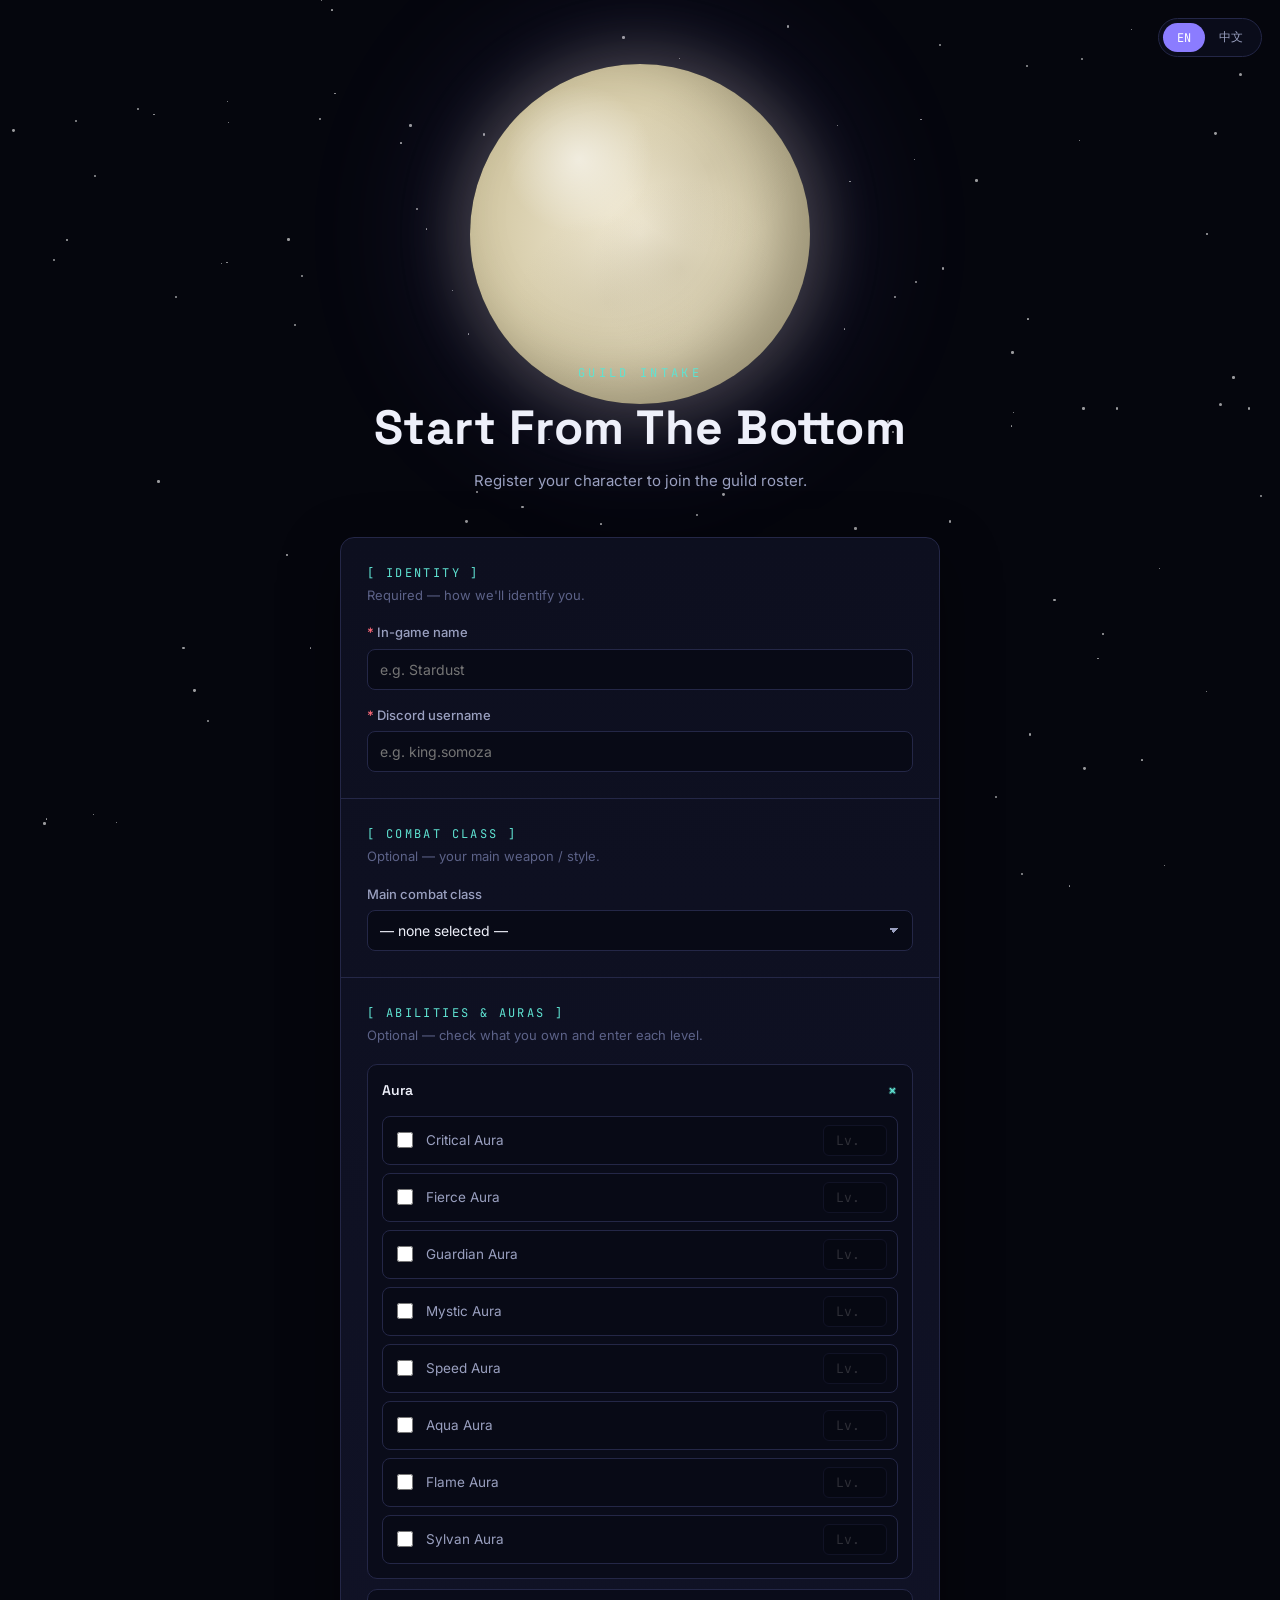
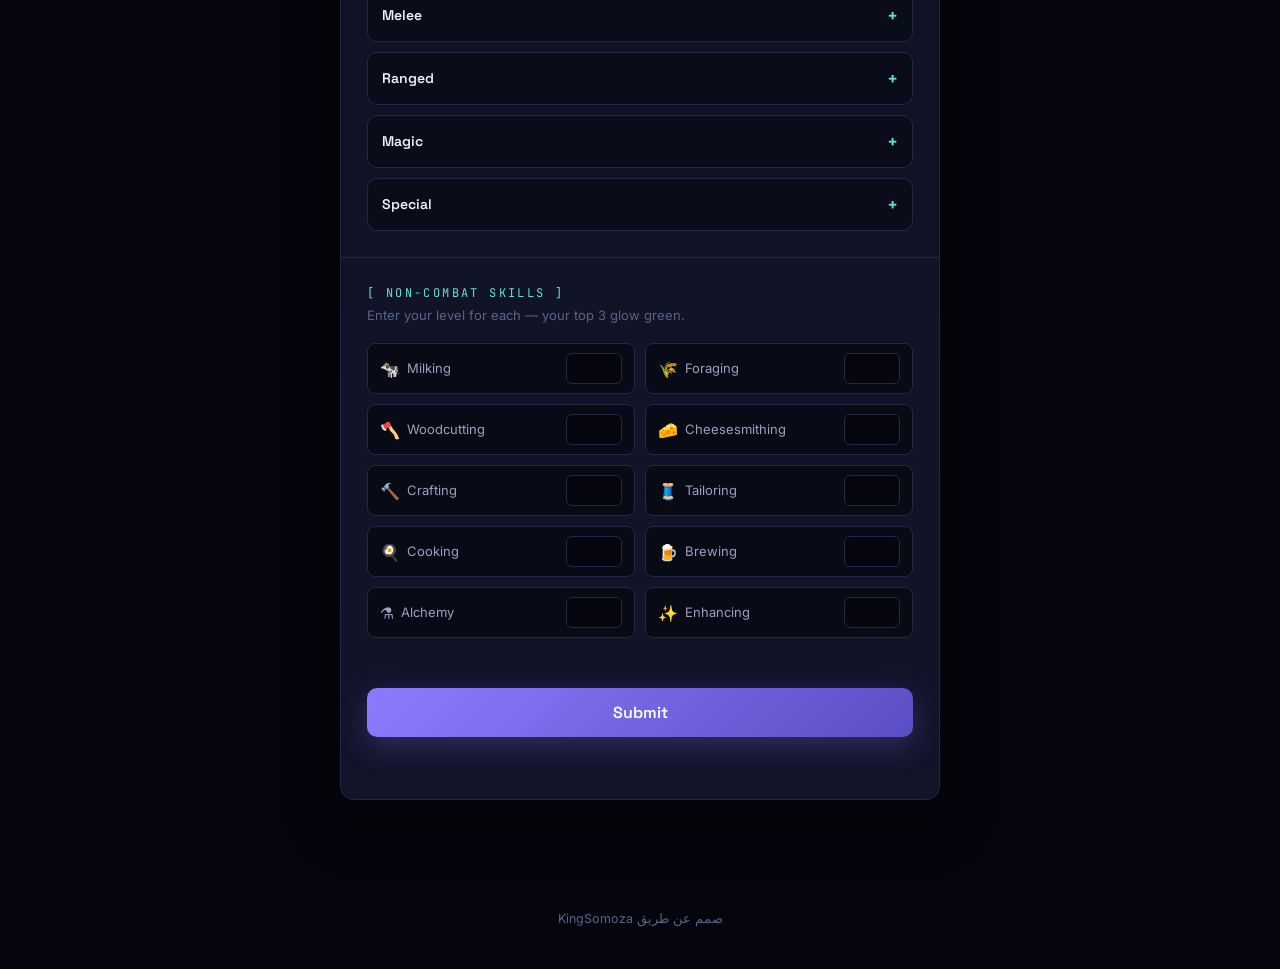
<file: index.html>
<!DOCTYPE html>
<html lang="en">
<head>
<meta charset="UTF-8">
<meta name="viewport" content="width=device-width, initial-scale=1.0">
<title>Start From The Bottom — Guild Intake</title>
<link rel="preconnect" href="https://fonts.googleapis.com">
<link rel="preconnect" href="https://fonts.gstatic.com" crossorigin>
<link href="https://fonts.googleapis.com/css2?family=Space+Grotesk:wght@400;500;600;700&family=Inter:wght@400;500;600&family=JetBrains+Mono:wght@400;500;600&display=swap" rel="stylesheet">
<style>
  :root{
    --bg-void:#05060d;
    --bg-panel:#0d0f1f;
    --bg-panel-2:#12142a;
    --line:#242747;
    --moon:#f3ecd8;
    --moon-shadow:#c9bd94;
    --violet:#8b7cff;
    --violet-dim:#5b4fc4;
    --cyan:#5fe3d2;
    --green:#52d67a;
    --text:#eef0fa;
    --text-muted:#9aa0c0;
    --text-faint:#5c6288;
    --danger:#ff6b7a;
    --radius:14px;
  }
  *{box-sizing:border-box;}
  html,body{margin:0;padding:0;}
  body{
    background:var(--bg-void);
    color:var(--text);
    font-family:'Inter',system-ui,sans-serif;
    min-height:100vh;
    position:relative;
    overflow-x:hidden;
    line-height:1.5;
  }
  /* ---------- starfield ---------- */
  #stars{position:fixed;inset:0;z-index:0;pointer-events:none;}
  .star{position:absolute;background:#fff;border-radius:50%;opacity:.6;animation:twinkle var(--dur,4s) ease-in-out infinite;animation-delay:var(--delay,0s);}
  @keyframes twinkle{0%,100%{opacity:.15;}50%{opacity:.9;}}
  @media (prefers-reduced-motion: reduce){
    .star{animation:none;opacity:.5;}
  }

  /* ---------- moon hero ---------- */
  .moon-wrap{
    position:relative;
    display:flex;
    justify-content:center;
    padding-top:64px;
    z-index:1;
  }
  .moon{
    width:min(46vw,340px);
    height:min(46vw,340px);
    border-radius:50%;
    background:
      radial-gradient(circle at 32% 28%, rgba(255,255,255,.55), transparent 22%),
      radial-gradient(circle at 62% 60%, rgba(180,170,140,.35), transparent 30%),
      radial-gradient(circle at 70% 30%, rgba(180,170,140,.3), transparent 25%),
      radial-gradient(circle at 40% 70%, rgba(180,170,140,.25), transparent 28%),
      radial-gradient(circle at 50% 50%, var(--moon), var(--moon-shadow) 85%);
    box-shadow:
      0 0 60px 10px rgba(243,236,216,.25),
      0 0 140px 40px rgba(139,124,255,.12),
      inset -30px -20px 60px rgba(0,0,0,.25);
    animation:glow 6s ease-in-out infinite;
  }
  @keyframes glow{
    0%,100%{filter:brightness(1);}
    50%{filter:brightness(1.06);}
  }
  @media (prefers-reduced-motion: reduce){ .moon{animation:none;} }

  /* ---------- header ---------- */
  header{
    position:relative;
    z-index:1;
    text-align:center;
    margin-top:-40px;
    padding:0 20px 8px;
  }
  .eyebrow{
    font-family:'JetBrains Mono',monospace;
    font-size:12px;
    letter-spacing:.28em;
    color:var(--cyan);
    text-transform:uppercase;
  }
  h1{
    font-family:'Space Grotesk',sans-serif;
    font-weight:700;
    font-size:clamp(28px,5vw,48px);
    margin:10px 0 6px;
    letter-spacing:.01em;
  }
  .subtitle{color:var(--text-muted);font-size:15px;margin:0 auto;max-width:520px;}

  .lang-toggle{
    position:fixed;
    top:18px;
    right:18px;
    z-index:10;
    display:flex;
    background:rgba(13,15,31,.75);
    border:1px solid var(--line);
    border-radius:999px;
    padding:4px;
    backdrop-filter:blur(8px);
  }
  .lang-toggle button{
    font-family:'JetBrains Mono',monospace;
    font-size:12px;
    padding:6px 14px;
    border-radius:999px;
    border:none;
    background:transparent;
    color:var(--text-muted);
    cursor:pointer;
    transition:all .2s;
  }
  .lang-toggle button.active{
    background:var(--violet);
    color:#fff;
  }

  /* ---------- layout ---------- */
  main{
    position:relative;
    z-index:1;
    max-width:640px;
    margin:0 auto;
    padding:36px 20px 80px;
  }
  form{
    background:linear-gradient(180deg,var(--bg-panel),var(--bg-panel-2));
    border:1px solid var(--line);
    border-radius:var(--radius);
    box-shadow:0 20px 60px rgba(0,0,0,.4);
    overflow:hidden;
    animation:rise .6s ease both;
  }
  @keyframes rise{from{opacity:0;transform:translateY(16px);}to{opacity:1;transform:none;}}
  @media (prefers-reduced-motion: reduce){ form{animation:none;} }

  section{
    padding:26px 26px;
    border-bottom:1px solid var(--line);
  }
  section:last-of-type{border-bottom:none;}

  .section-label{
    font-family:'JetBrains Mono',monospace;
    font-size:12px;
    letter-spacing:.2em;
    color:var(--cyan);
    text-transform:uppercase;
    margin:0 0 4px;
  }
  .section-hint{
    color:var(--text-faint);
    font-size:13px;
    margin:0 0 18px;
  }

  label.field{display:block;margin-bottom:16px;}
  label.field:last-child{margin-bottom:0;}
  .field-name{
    display:block;
    font-size:13px;
    font-weight:500;
    color:var(--text-muted);
    margin-bottom:6px;
  }
  .req{color:var(--danger);}

  input[type=text],select{
    width:100%;
    background:#080a16;
    border:1px solid var(--line);
    color:var(--text);
    font-family:'Inter',sans-serif;
    font-size:14px;
    padding:11px 12px;
    border-radius:8px;
    transition:border-color .15s, box-shadow .15s;
  }
  input[type=text]:focus,select:focus,input[type=number]:focus{
    outline:none;
    border-color:var(--violet);
    box-shadow:0 0 0 3px rgba(139,124,255,.2);
  }
  select{appearance:none;background-image:linear-gradient(45deg,transparent 50%,var(--text-muted) 50%),linear-gradient(135deg,var(--text-muted) 50%,transparent 50%);background-position:calc(100% - 18px) center,calc(100% - 13px) center;background-size:5px 5px,5px 5px;background-repeat:no-repeat;}

  /* ability groups */
  details.group{
    border:1px solid var(--line);
    border-radius:10px;
    margin-bottom:10px;
    background:#0a0c1a;
  }
  details.group:last-child{margin-bottom:0;}
  details.group summary{
    list-style:none;
    cursor:pointer;
    padding:12px 14px;
    display:flex;
    align-items:center;
    justify-content:space-between;
    font-family:'Space Grotesk',sans-serif;
    font-weight:600;
    font-size:14px;
    color:var(--text);
  }
  details.group summary::-webkit-details-marker{display:none;}
  details.group summary::after{
    content:'+';
    color:var(--cyan);
    font-size:18px;
    transition:transform .2s;
  }
  details.group[open] summary::after{transform:rotate(45deg);}
  .ability-grid{
    display:grid;
    grid-template-columns:1fr;
    gap:8px;
    padding:0 14px 14px;
  }
  .ability-row{
    display:flex;
    align-items:center;
    gap:10px;
    background:#080a16;
    border:1px solid var(--line);
    border-radius:8px;
    padding:8px 10px;
  }
  .ability-row input[type=checkbox]{
    width:16px;height:16px;
    accent-color:var(--violet);
    flex-shrink:0;
  }
  .ability-row label{
    flex:1;
    font-size:13.5px;
    color:var(--text-muted);
    cursor:pointer;
  }
  .ability-row.checked label{color:var(--text);}
  .ability-row input[type=number]{
    width:64px;
    background:#05060d;
    border:1px solid var(--line);
    color:var(--text);
    border-radius:6px;
    padding:6px 8px;
    font-family:'JetBrains Mono',monospace;
    font-size:13px;
    text-align:center;
    opacity:.35;
    pointer-events:none;
    transition:opacity .15s;
  }
  .ability-row.checked input[type=number]{opacity:1;pointer-events:auto;}

  /* non-combat skills */
  .skill-grid{
    display:grid;
    grid-template-columns:1fr 1fr;
    gap:10px;
  }
  .skill-row{
    display:flex;
    align-items:center;
    justify-content:space-between;
    gap:8px;
    background:#080a16;
    border:1px solid var(--line);
    border-radius:8px;
    padding:9px 12px;
    transition:border-color .25s, box-shadow .25s;
  }
  .skill-row.top{
    border-color:var(--green);
    box-shadow:0 0 0 1px var(--green), 0 0 16px rgba(82,214,122,.35);
  }
  .skill-row label{font-size:13px;color:var(--text-muted);display:flex;align-items:center;gap:7px;}
  .skill-icon{font-size:16px;line-height:1;}
  .skill-row.top label{color:var(--green);font-weight:600;}
  .skill-row input[type=number]{
    width:56px;
    background:#05060d;
    border:1px solid var(--line);
    color:var(--text);
    border-radius:6px;
    padding:6px 6px;
    font-family:'JetBrains Mono',monospace;
    font-size:13px;
    text-align:center;
  }

  /* submit */
  .submit-wrap{padding:24px 26px 30px;}
  button.submit{
    width:100%;
    background:linear-gradient(135deg,var(--violet),var(--violet-dim));
    color:#fff;
    border:none;
    border-radius:10px;
    font-family:'Space Grotesk',sans-serif;
    font-weight:600;
    font-size:16px;
    padding:14px;
    cursor:pointer;
    transition:transform .12s, box-shadow .12s, opacity .2s;
    box-shadow:0 10px 30px rgba(139,124,255,.25);
  }
  button.submit:hover{transform:translateY(-1px);box-shadow:0 14px 36px rgba(139,124,255,.35);}
  button.submit:disabled{opacity:.6;cursor:wait;transform:none;}
  .status-msg{
    text-align:center;
    font-size:13.5px;
    margin-top:14px;
    min-height:18px;
  }
  .status-msg.ok{color:var(--green);}
  .status-msg.err{color:var(--danger);}

  footer{
    text-align:center;
    color:var(--text-faint);
    font-size:12.5px;
    padding:30px 20px 40px;
    position:relative;
    z-index:1;
    direction:rtl;
    font-family:'Inter',sans-serif;
  }

  /* ---------- mobile ---------- */
  @media (max-width: 480px){
    .moon{width:58vw;height:58vw;}
    .moon-wrap{padding-top:44px;}
    header{margin-top:-24px;}
    main{padding:24px 12px 60px;}
    section{padding:20px 16px;}
    .skill-grid{grid-template-columns:1fr;}
    .lang-toggle{top:10px;right:10px;}
    .lang-toggle button{padding:5px 10px;font-size:11px;}
    h1{font-size:26px;}
  }
</style>
</head>
<body>

<div id="stars"></div>

<div class="lang-toggle">
  <button type="button" id="btn-en" class="active" onclick="setLang('en')">EN</button>
  <button type="button" id="btn-zh" onclick="setLang('zh')">中文</button>
</div>

<div class="moon-wrap"><div class="moon"></div></div>

<header>
  <div class="eyebrow" data-i18n="eyebrow">Guild Intake</div>
  <h1>Start From The Bottom</h1>
  <p class="subtitle" data-i18n="subtitle">Register your character to join the guild roster.</p>
</header>

<main>
  <form id="intake-form">

    <section>
      <p class="section-label" data-i18n="s1_label">[ Identity ]</p>
      <p class="section-hint" data-i18n="s1_hint">Required — how we'll identify you.</p>

      <label class="field">
        <span class="field-name" data-i18n="f_ign"><span class="req">*</span> In-game name</span>
        <input type="text" id="ignName" placeholder="e.g. Stardust" required>
      </label>

      <label class="field">
        <span class="field-name" data-i18n="f_discord"><span class="req">*</span> Discord username</span>
        <input type="text" id="discordName" placeholder="e.g. king.somoza" required>
      </label>
    </section>

    <section>
      <p class="section-label" data-i18n="s2_label">[ Combat Class ]</p>
      <p class="section-hint" data-i18n="s2_hint">Optional — your main weapon / style.</p>

      <label class="field">
        <span class="field-name" data-i18n="f_class">Main combat class</span>
        <select id="combatClass">
          <option value="" data-i18n="opt_none">— none selected —</option>
          <option value="Spear (Stab)" data-i18n="opt_spear">Spear (Stab)</option>
          <option value="Sword (Slash)" data-i18n="opt_sword">Sword (Slash)</option>
          <option value="Mace (Smash)" data-i18n="opt_mace">Mace (Smash)</option>
          <option value="Bulwark (Tank)" data-i18n="opt_bulwark">Bulwark (Tank)</option>
          <option value="Bow / Crossbow (Ranged)" data-i18n="opt_bow">Bow / Crossbow (Ranged)</option>
          <option value="Fire Staff (Magic)" data-i18n="opt_fire">Fire Staff (Magic)</option>
          <option value="Water Staff (Magic)" data-i18n="opt_water">Water Staff (Magic)</option>
          <option value="Nature Staff (Magic)" data-i18n="opt_nature">Nature Staff (Magic)</option>
        </select>
      </label>
    </section>

    <section>
      <p class="section-label" data-i18n="s3_label">[ Abilities &amp; Auras ]</p>
      <p class="section-hint" data-i18n="s3_hint">Optional — check what you own and enter each level.</p>
      <div id="ability-groups"></div>
    </section>

    <section>
      <p class="section-label" data-i18n="s4_label">[ Non-Combat Skills ]</p>
      <p class="section-hint" data-i18n="s4_hint">Enter your level for each — your top 3 glow green.</p>
      <div class="skill-grid" id="skill-grid"></div>
    </section>

    <div class="submit-wrap">
      <button type="submit" class="submit" id="submit-btn" data-i18n="btn_submit">Submit</button>
      <div class="status-msg" id="status-msg"></div>
    </div>
  </form>
</main>

<footer>صمم عن طريق KingSomoza</footer>

<script>
/* ====================== CONFIG ====================== */
// Paste your deployed Google Apps Script Web App URL here after deployment.
const SCRIPT_URL = "https://script.google.com/macros/s/AKfycby2ISALiylcGSjNy98BmBRVGk5IZZ0hKR9B67emwUGz5xOJI3krRxXKiTKZqqlnJfszSw/exec";

/* ====================== DATA ====================== */
const ABILITY_GROUPS = [
  { key:"aura", en:"Aura", zh:"光环", items:[
    "Critical Aura","Fierce Aura","Guardian Aura","Mystic Aura","Speed Aura",
    "Aqua Aura","Flame Aura","Sylvan Aura"
  ]},
  { key:"melee", en:"Melee", zh:"近战", items:[
    "Poke","Impale","Puncture","Penetrating Strike",
    "Scratch","Cleave","Maim","Crippling Slash",
    "Smack","Sweep","Stunning Blow","Fracturing Impact","Shield Bash",
    "Retribution","Provoke","Berserk","Frenzy"
  ]},
  { key:"ranged", en:"Ranged", zh:"远程", items:[
    "Quick Shot","Steady Shot","Silencing Shot","Penetrating Shot","Pestilent Shot",
    "Precision","Elusiveness","Rain Of Arrows","Berserk","Frenzy"
  ]},
  { key:"magic", en:"Magic", zh:"魔法", items:[
    "Fireball","Flame Blast","Firestorm","Flame Arrow",
    "Water Strike","Aqua Arrow","Ice Spear","Frost Surge",
    "Entangle","Nature's Veil","Life Drain","Elemental Affinity",
    "Heal","Minor Heal","Mana Spring"
  ]},
  { key:"special", en:"Special", zh:"特殊技能", items:[
    "Insanity","Invincible","Revive","Quick Aid"
  ]}
];

const NON_COMBAT_SKILLS = [
  { key:"milking", en:"Milking", zh:"挤奶", icon:"🐄" },
  { key:"foraging", en:"Foraging", zh:"采集", icon:"🌾" },
  { key:"woodcutting", en:"Woodcutting", zh:"伐木", icon:"🪓" },
  { key:"cheesesmithing", en:"Cheesesmithing", zh:"制奶酪", icon:"🧀" },
  { key:"crafting", en:"Crafting", zh:"制作", icon:"🔨" },
  { key:"tailoring", en:"Tailoring", zh:"裁缝", icon:"🧵" },
  { key:"cooking", en:"Cooking", zh:"烹饪", icon:"🍳" },
  { key:"brewing", en:"Brewing", zh:"酿造", icon:"🍺" },
  { key:"alchemy", en:"Alchemy", zh:"炼金", icon:"⚗️" },
  { key:"enhancing", en:"Enhancing", zh:"强化", icon:"✨" }
];

/* ====================== i18n ====================== */
const I18N = {
  en:{
    eyebrow:"Guild Intake",
    subtitle:"Register your character to join the guild roster.",
    s1_label:"[ Identity ]", s1_hint:"Required — how we'll identify you.",
    f_ign:"In-game name", f_discord:"Discord username",
    s2_label:"[ Combat Class ]", s2_hint:"Optional — your main weapon / style.",
    f_class:"Main combat class",
    opt_none:"— none selected —",
    opt_spear:"Spear (Stab)", opt_sword:"Sword (Slash)", opt_mace:"Mace (Smash)", opt_bulwark:"Bulwark (Tank)",
    opt_bow:"Bow / Crossbow (Ranged)", opt_fire:"Fire Staff (Magic)", opt_water:"Water Staff (Magic)", opt_nature:"Nature Staff (Magic)",
    s3_label:"[ Abilities & Auras ]", s3_hint:"Optional — check what you own and enter each level.",
    s4_label:"[ Non-Combat Skills ]", s4_hint:"Enter your level for each — your top 3 glow green.",
    btn_submit:"Submit",
    sending:"Sending…",
    ok:"Registered. Welcome to the guild.",
    err:"Something went wrong — please try again.",
    missing:"Please fill in your in-game name and Discord username.",
    lvl:"Lv."
  },
  zh:{
    eyebrow:"公会登记",
    subtitle:"注册你的角色以加入公会名单。",
    s1_label:"[ 身份信息 ]", s1_hint:"必填 — 用于识别你的身份。",
    f_ign:"游戏内名称", f_discord:"Discord 用户名",
    s2_label:"[ 战斗职业 ]", s2_hint:"可选 — 你的主要武器/流派。",
    f_class:"主战斗职业",
    opt_none:"— 未选择 —",
    opt_spear:"长矛（刺击）", opt_sword:"剑（斩击）", opt_mace:"锤（重击）", opt_bulwark:"盾卫（坦克）",
    opt_bow:"弓/弩（远程）", opt_fire:"火法杖（魔法）", opt_water:"水法杖（魔法）", opt_nature:"自然法杖（魔法）",
    s3_label:"[ 技能与光环 ]", s3_hint:"可选 — 勾选你拥有的技能并填写等级。",
    s4_label:"[ 非战斗技能 ]", s4_hint:"填写每项等级 — 最高的3项会以绿色高亮。",
    btn_submit:"提交",
    sending:"发送中…",
    ok:"注册成功，欢迎加入公会。",
    err:"出现错误，请重试。",
    missing:"请填写游戏内名称和 Discord 用户名。",
    lvl:"等级"
  }
};

let currentLang = 'en';

function setLang(lang){
  currentLang = lang;
  document.getElementById('btn-en').classList.toggle('active', lang==='en');
  document.getElementById('btn-zh').classList.toggle('active', lang==='zh');
  document.querySelectorAll('[data-i18n]').forEach(el=>{
    const key = el.getAttribute('data-i18n');
    if(I18N[lang][key] !== undefined){
      // preserve nested <span class="req"> for the two identity labels
      if(key === 'f_ign'){
        el.innerHTML = '<span class="req">*</span> ' + I18N[lang][key];
      } else if(key === 'f_discord'){
        el.innerHTML = '<span class="req">*</span> ' + I18N[lang][key];
      } else {
        el.textContent = I18N[lang][key];
      }
    }
  });
  renderAbilityGroups();
  renderSkillGrid();
}

/* ====================== build ability groups ====================== */
function renderAbilityGroups(){
  const wrap = document.getElementById('ability-groups');
  wrap.innerHTML = '';
  ABILITY_GROUPS.forEach((group, gi)=>{
    const details = document.createElement('details');
    details.className = 'group';
    if(gi === 0) details.open = true;
    const summary = document.createElement('summary');
    summary.textContent = currentLang === 'en' ? group.en : group.zh;
    details.appendChild(summary);
    const grid = document.createElement('div');
    grid.className = 'ability-grid';
    group.items.forEach(name=>{
      const row = document.createElement('div');
      row.className = 'ability-row';
      const id = 'ab_' + group.key + '_' + name.replace(/[^a-zA-Z0-9]/g,'');
      row.innerHTML = `
        <input type="checkbox" id="${id}_chk" data-name="${name}">
        <label for="${id}_chk">${name}</label>
        <input type="number" id="${id}_lvl" min="0" max="200" placeholder="${I18N[currentLang].lvl}">
      `;
      const chk = row.querySelector('input[type=checkbox]');
      chk.addEventListener('change', ()=> row.classList.toggle('checked', chk.checked));
      grid.appendChild(row);
    });
    details.appendChild(grid);
    wrap.appendChild(details);
  });
}

/* ====================== build non-combat skill grid ====================== */
function renderSkillGrid(){
  const grid = document.getElementById('skill-grid');
  const prevValues = {};
  grid.querySelectorAll('input[type=number]').forEach(inp=> prevValues[inp.dataset.key] = inp.value);
  grid.innerHTML = '';
  NON_COMBAT_SKILLS.forEach(skill=>{
    const row = document.createElement('div');
    row.className = 'skill-row';
    row.dataset.key = skill.key;
    row.innerHTML = `
      <label><span class="skill-icon">${skill.icon}</span>${currentLang === 'en' ? skill.en : skill.zh}</label>
      <input type="number" min="0" max="200" value="${prevValues[skill.key] || ''}" data-key="${skill.key}">
    `;
    row.querySelector('input').addEventListener('input', updateTopSkills);
    grid.appendChild(row);
  });
  updateTopSkills();
}

function updateTopSkills(){
  const rows = Array.from(document.querySelectorAll('.skill-row'));
  rows.forEach(r=> r.classList.remove('top'));
  const withValues = rows
    .map(r=>({ row:r, val: parseFloat(r.querySelector('input').value) || 0 }))
    .filter(r=> r.val > 0)
    .sort((a,b)=> b.val - a.val)
    .slice(0,3);
  withValues.forEach(r=> r.row.classList.add('top'));
}

/* ====================== starfield ====================== */
function buildStars(){
  const container = document.getElementById('stars');
  const count = window.innerWidth < 600 ? 70 : 130;
  let html = '';
  for(let i=0;i<count;i++){
    const size = (Math.random()*2 + 1).toFixed(1);
    const top = (Math.random()*100).toFixed(2);
    const left = (Math.random()*100).toFixed(2);
    const dur = (Math.random()*3 + 2.5).toFixed(2);
    const delay = (Math.random()*4).toFixed(2);
    html += `<div class="star" style="width:${size}px;height:${size}px;top:${top}%;left:${left}%;--dur:${dur}s;--delay:${delay}s;"></div>`;
  }
  container.innerHTML = html;
}

/* ====================== submit ====================== */
document.getElementById('intake-form').addEventListener('submit', async function(e){
  e.preventDefault();
  const statusEl = document.getElementById('status-msg');
  const btn = document.getElementById('submit-btn');
  const t = I18N[currentLang];

  const ignName = document.getElementById('ignName').value.trim();
  const discordName = document.getElementById('discordName').value.trim();

  if(!ignName || !discordName){
    statusEl.textContent = t.missing;
    statusEl.className = 'status-msg err';
    return;
  }

  const combatClass = document.getElementById('combatClass').value;

  const abilities = [];
  document.querySelectorAll('.ability-row.checked').forEach(row=>{
    const name = row.querySelector('input[type=checkbox]').dataset.name;
    const lvl = row.querySelector('input[type=number]').value || '0';
    abilities.push(`${name}:${lvl}`);
  });

  const skills = {};
  document.querySelectorAll('.skill-row').forEach(row=>{
    skills[row.dataset.key] = row.querySelector('input').value || '0';
  });

  const payload = {
    timestamp: new Date().toISOString(),
    ignName, discordName, combatClass,
    abilities: abilities.join(', '),
    skills
  };

  btn.disabled = true;
  statusEl.textContent = t.sending;
  statusEl.className = 'status-msg';

  try{
    await fetch(SCRIPT_URL, {
      method: 'POST',
      mode: 'no-cors',
      headers: { 'Content-Type': 'text/plain;charset=utf-8' },
      body: JSON.stringify(payload)
    });
    statusEl.textContent = t.ok;
    statusEl.className = 'status-msg ok';
    this.reset();
    document.querySelectorAll('.ability-row.checked').forEach(r=> r.classList.remove('checked'));
    renderSkillGrid();
  }catch(err){
    statusEl.textContent = t.err;
    statusEl.className = 'status-msg err';
  }finally{
    btn.disabled = false;
  }
});

/* ====================== init ====================== */
buildStars();
renderAbilityGroups();
renderSkillGrid();
</script>
</body>
</html>
</file>
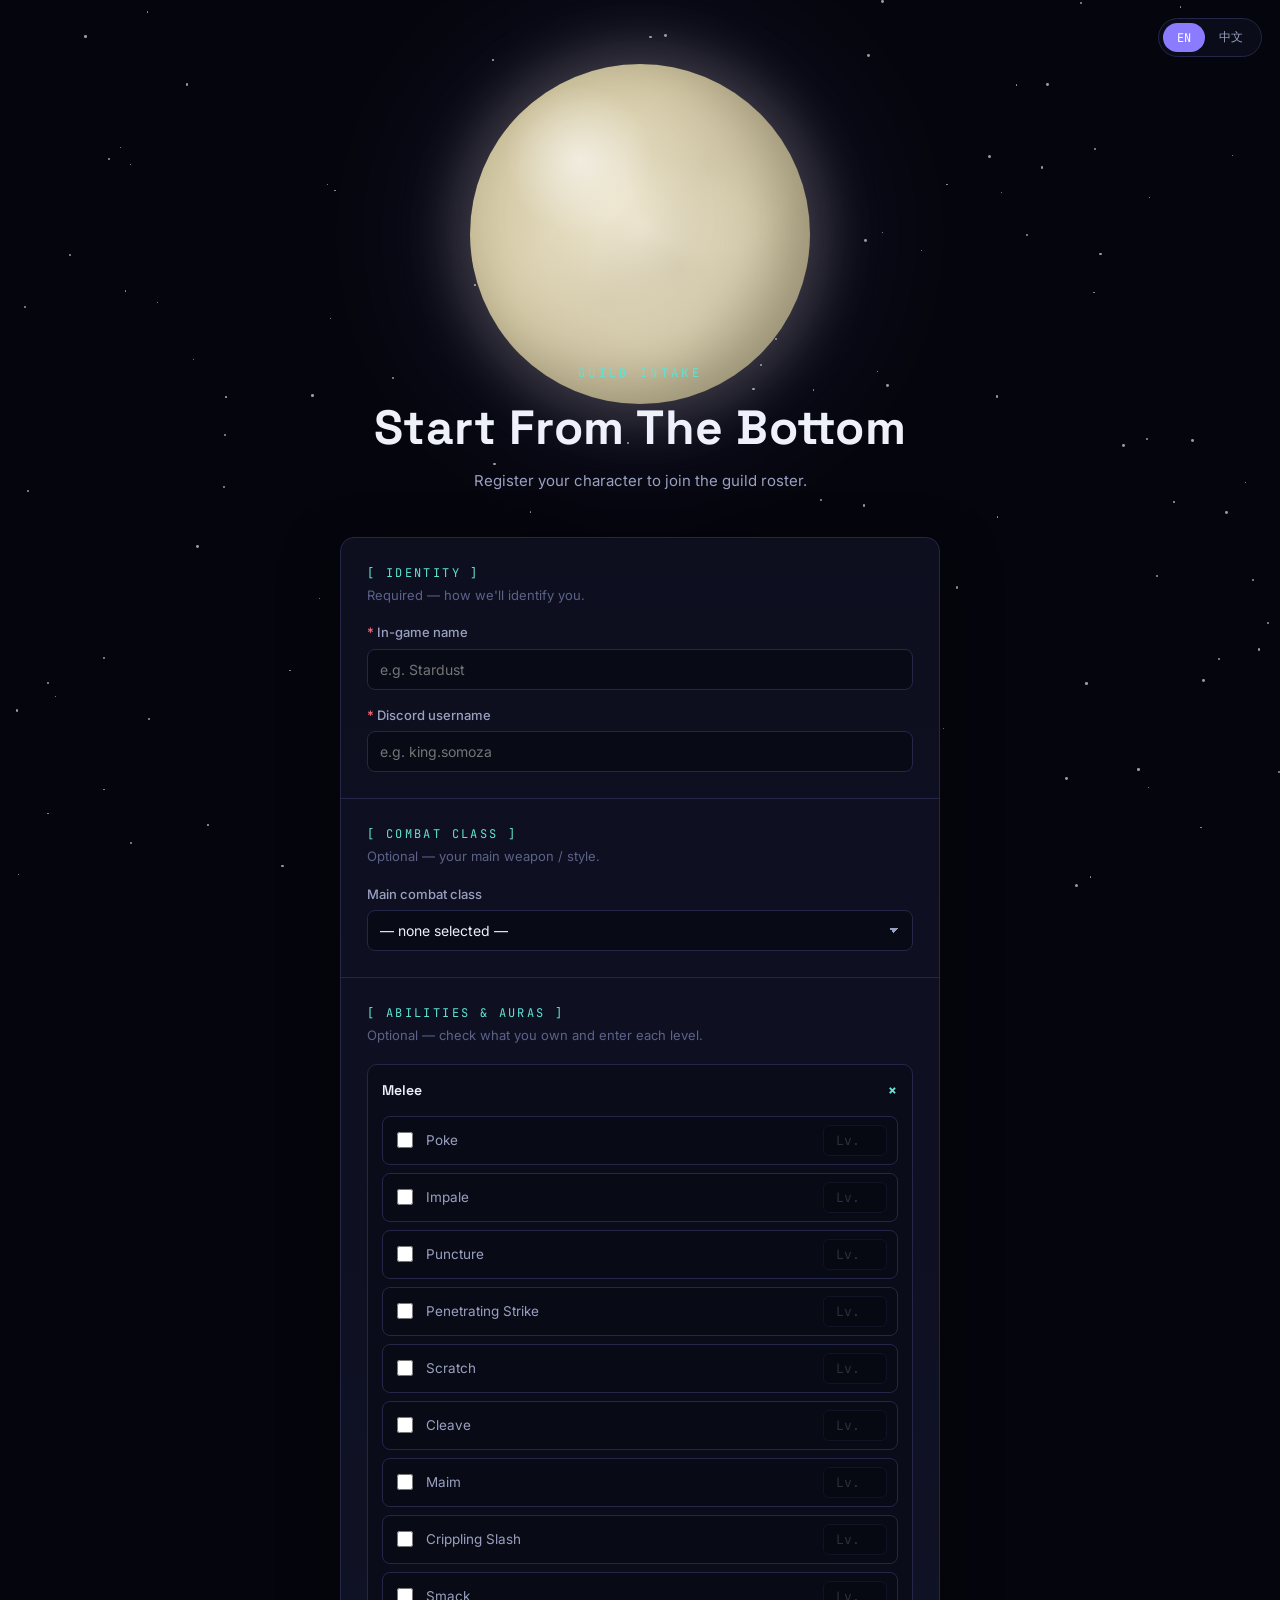
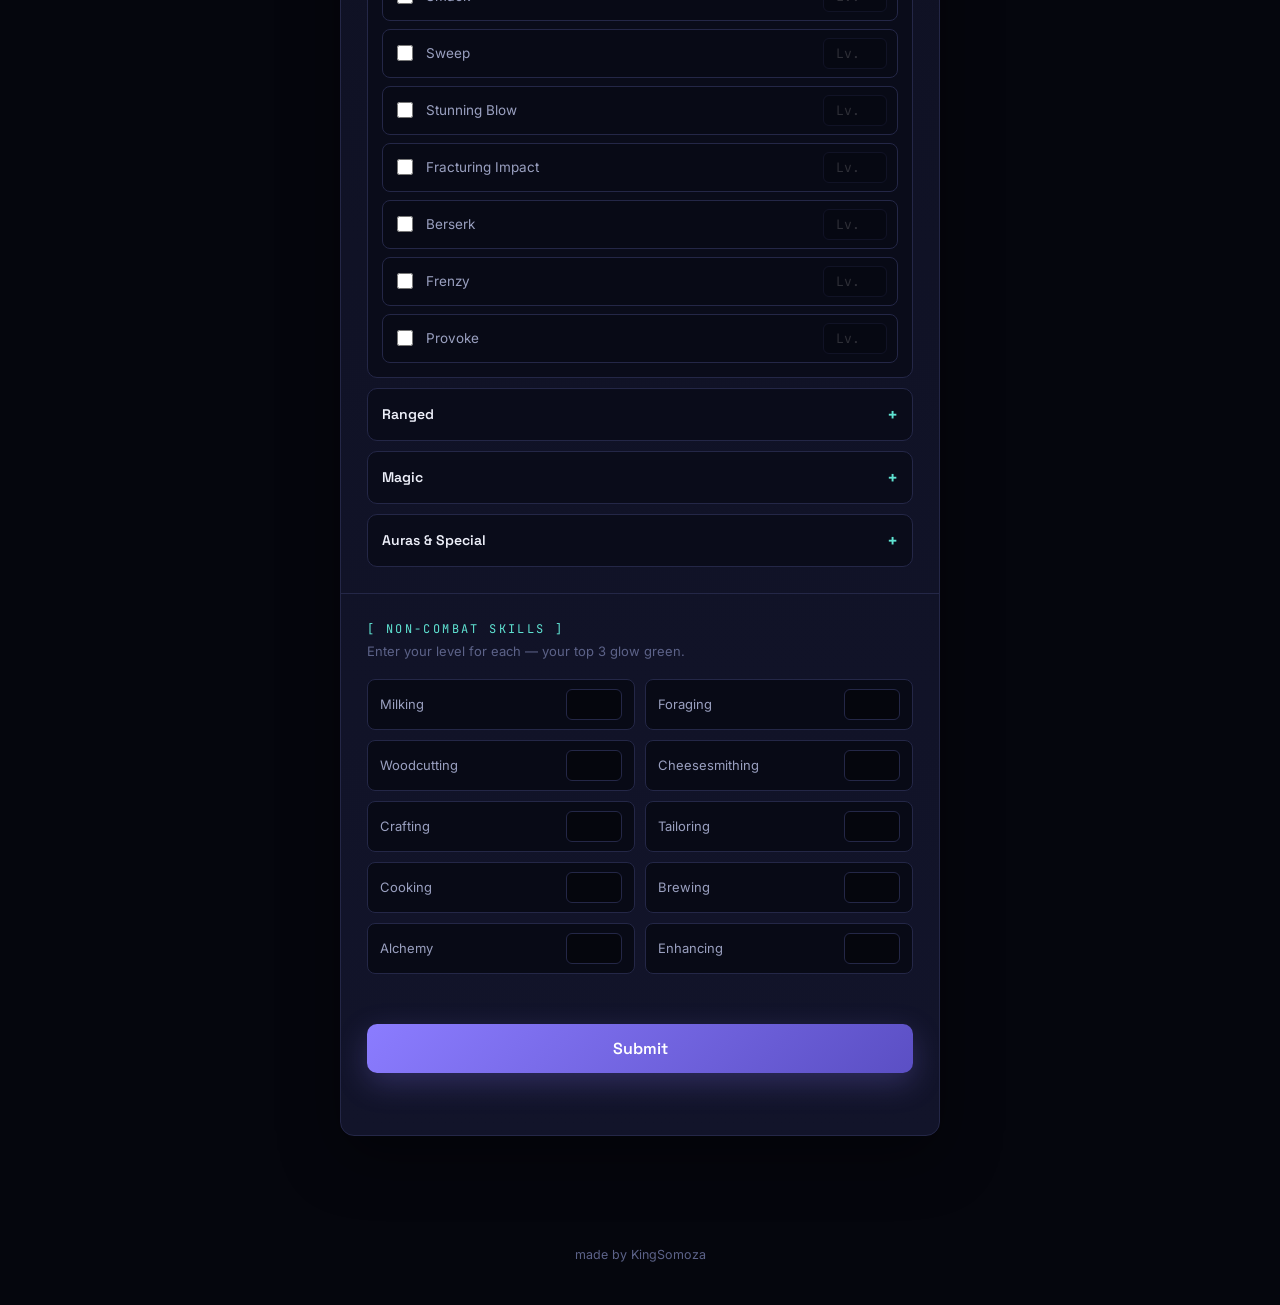
<file: register.html>
<!DOCTYPE html>
<html lang="en">
<head>
<meta charset="UTF-8">
<meta name="viewport" content="width=device-width, initial-scale=1.0">
<title>Start From The Bottom — Guild Intake</title>
<link rel="preconnect" href="https://fonts.googleapis.com">
<link rel="preconnect" href="https://fonts.gstatic.com" crossorigin>
<link href="https://fonts.googleapis.com/css2?family=Space+Grotesk:wght@400;500;600;700&family=Inter:wght@400;500;600&family=JetBrains+Mono:wght@400;500;600&display=swap" rel="stylesheet">
<style>
  :root{
    --bg-void:#05060d;
    --bg-panel:#0d0f1f;
    --bg-panel-2:#12142a;
    --line:#242747;
    --moon:#f3ecd8;
    --moon-shadow:#c9bd94;
    --violet:#8b7cff;
    --violet-dim:#5b4fc4;
    --cyan:#5fe3d2;
    --green:#52d67a;
    --text:#eef0fa;
    --text-muted:#9aa0c0;
    --text-faint:#5c6288;
    --danger:#ff6b7a;
    --radius:14px;
  }
  *{box-sizing:border-box;}
  html,body{margin:0;padding:0;}
  body{
    background:var(--bg-void);
    color:var(--text);
    font-family:'Inter',system-ui,sans-serif;
    min-height:100vh;
    position:relative;
    overflow-x:hidden;
    line-height:1.5;
  }
  /* ---------- starfield ---------- */
  #stars{position:fixed;inset:0;z-index:0;pointer-events:none;}
  .star{position:absolute;background:#fff;border-radius:50%;opacity:.6;animation:twinkle var(--dur,4s) ease-in-out infinite;animation-delay:var(--delay,0s);}
  @keyframes twinkle{0%,100%{opacity:.15;}50%{opacity:.9;}}
  @media (prefers-reduced-motion: reduce){
    .star{animation:none;opacity:.5;}
  }

  /* ---------- moon hero ---------- */
  .moon-wrap{
    position:relative;
    display:flex;
    justify-content:center;
    padding-top:64px;
    z-index:1;
  }
  .moon{
    width:min(46vw,340px);
    height:min(46vw,340px);
    border-radius:50%;
    background:
      radial-gradient(circle at 32% 28%, rgba(255,255,255,.55), transparent 22%),
      radial-gradient(circle at 62% 60%, rgba(180,170,140,.35), transparent 30%),
      radial-gradient(circle at 70% 30%, rgba(180,170,140,.3), transparent 25%),
      radial-gradient(circle at 40% 70%, rgba(180,170,140,.25), transparent 28%),
      radial-gradient(circle at 50% 50%, var(--moon), var(--moon-shadow) 85%);
    box-shadow:
      0 0 60px 10px rgba(243,236,216,.25),
      0 0 140px 40px rgba(139,124,255,.12),
      inset -30px -20px 60px rgba(0,0,0,.25);
    animation:glow 6s ease-in-out infinite;
  }
  @keyframes glow{
    0%,100%{filter:brightness(1);}
    50%{filter:brightness(1.06);}
  }
  @media (prefers-reduced-motion: reduce){ .moon{animation:none;} }

  /* ---------- header ---------- */
  header{
    position:relative;
    z-index:1;
    text-align:center;
    margin-top:-40px;
    padding:0 20px 8px;
  }
  .eyebrow{
    font-family:'JetBrains Mono',monospace;
    font-size:12px;
    letter-spacing:.28em;
    color:var(--cyan);
    text-transform:uppercase;
  }
  h1{
    font-family:'Space Grotesk',sans-serif;
    font-weight:700;
    font-size:clamp(28px,5vw,48px);
    margin:10px 0 6px;
    letter-spacing:.01em;
  }
  .subtitle{color:var(--text-muted);font-size:15px;margin:0 auto;max-width:520px;}

  .lang-toggle{
    position:fixed;
    top:18px;
    right:18px;
    z-index:10;
    display:flex;
    background:rgba(13,15,31,.75);
    border:1px solid var(--line);
    border-radius:999px;
    padding:4px;
    backdrop-filter:blur(8px);
  }
  .lang-toggle button{
    font-family:'JetBrains Mono',monospace;
    font-size:12px;
    padding:6px 14px;
    border-radius:999px;
    border:none;
    background:transparent;
    color:var(--text-muted);
    cursor:pointer;
    transition:all .2s;
  }
  .lang-toggle button.active{
    background:var(--violet);
    color:#fff;
  }

  /* ---------- layout ---------- */
  main{
    position:relative;
    z-index:1;
    max-width:640px;
    margin:0 auto;
    padding:36px 20px 80px;
  }
  form{
    background:linear-gradient(180deg,var(--bg-panel),var(--bg-panel-2));
    border:1px solid var(--line);
    border-radius:var(--radius);
    box-shadow:0 20px 60px rgba(0,0,0,.4);
    overflow:hidden;
    animation:rise .6s ease both;
  }
  @keyframes rise{from{opacity:0;transform:translateY(16px);}to{opacity:1;transform:none;}}
  @media (prefers-reduced-motion: reduce){ form{animation:none;} }

  section{
    padding:26px 26px;
    border-bottom:1px solid var(--line);
  }
  section:last-of-type{border-bottom:none;}

  .section-label{
    font-family:'JetBrains Mono',monospace;
    font-size:12px;
    letter-spacing:.2em;
    color:var(--cyan);
    text-transform:uppercase;
    margin:0 0 4px;
  }
  .section-hint{
    color:var(--text-faint);
    font-size:13px;
    margin:0 0 18px;
  }

  label.field{display:block;margin-bottom:16px;}
  label.field:last-child{margin-bottom:0;}
  .field-name{
    display:block;
    font-size:13px;
    font-weight:500;
    color:var(--text-muted);
    margin-bottom:6px;
  }
  .req{color:var(--danger);}

  input[type=text],select{
    width:100%;
    background:#080a16;
    border:1px solid var(--line);
    color:var(--text);
    font-family:'Inter',sans-serif;
    font-size:14px;
    padding:11px 12px;
    border-radius:8px;
    transition:border-color .15s, box-shadow .15s;
  }
  input[type=text]:focus,select:focus,input[type=number]:focus{
    outline:none;
    border-color:var(--violet);
    box-shadow:0 0 0 3px rgba(139,124,255,.2);
  }
  select{appearance:none;background-image:linear-gradient(45deg,transparent 50%,var(--text-muted) 50%),linear-gradient(135deg,var(--text-muted) 50%,transparent 50%);background-position:calc(100% - 18px) center,calc(100% - 13px) center;background-size:5px 5px,5px 5px;background-repeat:no-repeat;}

  /* ability groups */
  details.group{
    border:1px solid var(--line);
    border-radius:10px;
    margin-bottom:10px;
    background:#0a0c1a;
  }
  details.group:last-child{margin-bottom:0;}
  details.group summary{
    list-style:none;
    cursor:pointer;
    padding:12px 14px;
    display:flex;
    align-items:center;
    justify-content:space-between;
    font-family:'Space Grotesk',sans-serif;
    font-weight:600;
    font-size:14px;
    color:var(--text);
  }
  details.group summary::-webkit-details-marker{display:none;}
  details.group summary::after{
    content:'+';
    color:var(--cyan);
    font-size:18px;
    transition:transform .2s;
  }
  details.group[open] summary::after{transform:rotate(45deg);}
  .ability-grid{
    display:grid;
    grid-template-columns:1fr;
    gap:8px;
    padding:0 14px 14px;
  }
  .ability-row{
    display:flex;
    align-items:center;
    gap:10px;
    background:#080a16;
    border:1px solid var(--line);
    border-radius:8px;
    padding:8px 10px;
  }
  .ability-row input[type=checkbox]{
    width:16px;height:16px;
    accent-color:var(--violet);
    flex-shrink:0;
  }
  .ability-row label{
    flex:1;
    font-size:13.5px;
    color:var(--text-muted);
    cursor:pointer;
  }
  .ability-row.checked label{color:var(--text);}
  .ability-row input[type=number]{
    width:64px;
    background:#05060d;
    border:1px solid var(--line);
    color:var(--text);
    border-radius:6px;
    padding:6px 8px;
    font-family:'JetBrains Mono',monospace;
    font-size:13px;
    text-align:center;
    opacity:.35;
    pointer-events:none;
    transition:opacity .15s;
  }
  .ability-row.checked input[type=number]{opacity:1;pointer-events:auto;}

  /* non-combat skills */
  .skill-grid{
    display:grid;
    grid-template-columns:1fr 1fr;
    gap:10px;
  }
  .skill-row{
    display:flex;
    align-items:center;
    justify-content:space-between;
    gap:8px;
    background:#080a16;
    border:1px solid var(--line);
    border-radius:8px;
    padding:9px 12px;
    transition:border-color .25s, box-shadow .25s;
  }
  .skill-row.top{
    border-color:var(--green);
    box-shadow:0 0 0 1px var(--green), 0 0 16px rgba(82,214,122,.35);
  }
  .skill-row label{font-size:13px;color:var(--text-muted);}
  .skill-row.top label{color:var(--green);font-weight:600;}
  .skill-row input[type=number]{
    width:56px;
    background:#05060d;
    border:1px solid var(--line);
    color:var(--text);
    border-radius:6px;
    padding:6px 6px;
    font-family:'JetBrains Mono',monospace;
    font-size:13px;
    text-align:center;
  }

  /* submit */
  .submit-wrap{padding:24px 26px 30px;}
  button.submit{
    width:100%;
    background:linear-gradient(135deg,var(--violet),var(--violet-dim));
    color:#fff;
    border:none;
    border-radius:10px;
    font-family:'Space Grotesk',sans-serif;
    font-weight:600;
    font-size:16px;
    padding:14px;
    cursor:pointer;
    transition:transform .12s, box-shadow .12s, opacity .2s;
    box-shadow:0 10px 30px rgba(139,124,255,.25);
  }
  button.submit:hover{transform:translateY(-1px);box-shadow:0 14px 36px rgba(139,124,255,.35);}
  button.submit:disabled{opacity:.6;cursor:wait;transform:none;}
  .status-msg{
    text-align:center;
    font-size:13.5px;
    margin-top:14px;
    min-height:18px;
  }
  .status-msg.ok{color:var(--green);}
  .status-msg.err{color:var(--danger);}

  footer{
    text-align:center;
    color:var(--text-faint);
    font-size:12.5px;
    padding:30px 20px 40px;
    position:relative;
    z-index:1;
    direction:rtl;
    font-family:'Inter',sans-serif;
  }
</style>
</head>
<body>

<div id="stars"></div>

<div class="lang-toggle">
  <button type="button" id="btn-en" class="active" onclick="setLang('en')">EN</button>
  <button type="button" id="btn-zh" onclick="setLang('zh')">中文</button>
</div>

<div class="moon-wrap"><div class="moon"></div></div>

<header>
  <div class="eyebrow" data-i18n="eyebrow">Guild Intake</div>
  <h1>Start From The Bottom</h1>
  <p class="subtitle" data-i18n="subtitle">Register your character to join the guild roster.</p>
</header>

<main>
  <form id="intake-form">

    <section>
      <p class="section-label" data-i18n="s1_label">[ Identity ]</p>
      <p class="section-hint" data-i18n="s1_hint">Required — how we'll identify you.</p>

      <label class="field">
        <span class="field-name" data-i18n="f_ign"><span class="req">*</span> In-game name</span>
        <input type="text" id="ignName" placeholder="e.g. Stardust" required>
      </label>

      <label class="field">
        <span class="field-name" data-i18n="f_discord"><span class="req">*</span> Discord username</span>
        <input type="text" id="discordName" placeholder="e.g. king.somoza" required>
      </label>
    </section>

    <section>
      <p class="section-label" data-i18n="s2_label">[ Combat Class ]</p>
      <p class="section-hint" data-i18n="s2_hint">Optional — your main weapon / style.</p>

      <label class="field">
        <span class="field-name" data-i18n="f_class">Main combat class</span>
        <select id="combatClass">
          <option value="" data-i18n="opt_none">— none selected —</option>
          <option value="Spear (Stab)" data-i18n="opt_spear">Spear (Stab)</option>
          <option value="Sword (Slash)" data-i18n="opt_sword">Sword (Slash)</option>
          <option value="Mace / Bulwark (Smash)" data-i18n="opt_mace">Mace / Bulwark (Smash)</option>
          <option value="Bow / Crossbow (Ranged)" data-i18n="opt_bow">Bow / Crossbow (Ranged)</option>
          <option value="Fire Staff (Magic)" data-i18n="opt_fire">Fire Staff (Magic)</option>
          <option value="Water Staff (Magic)" data-i18n="opt_water">Water Staff (Magic)</option>
          <option value="Nature Staff (Magic)" data-i18n="opt_nature">Nature Staff (Magic)</option>
        </select>
      </label>
    </section>

    <section>
      <p class="section-label" data-i18n="s3_label">[ Abilities &amp; Auras ]</p>
      <p class="section-hint" data-i18n="s3_hint">Optional — check what you own and enter each level.</p>
      <div id="ability-groups"></div>
    </section>

    <section>
      <p class="section-label" data-i18n="s4_label">[ Non-Combat Skills ]</p>
      <p class="section-hint" data-i18n="s4_hint">Enter your level for each — your top 3 glow green.</p>
      <div class="skill-grid" id="skill-grid"></div>
    </section>

    <div class="submit-wrap">
      <button type="submit" class="submit" id="submit-btn" data-i18n="btn_submit">Submit</button>
      <div class="status-msg" id="status-msg"></div>
    </div>
  </form>
</main>

<footer>made by KingSomoza</footer>

<script>
/* ====================== CONFIG ====================== */
// Paste your deployed Google Apps Script Web App URL here after deployment.
const SCRIPT_URL = "https://script.google.com/macros/s/AKfycby2ISALiylcGSjNy98BmBRVGk5IZZ0hKR9B67emwUGz5xOJI3krRxXKiTKZqqlnJfszSw/exec";

/* ====================== DATA ====================== */
const ABILITY_GROUPS = [
  { key:"melee", en:"Melee", zh:"近战", items:[
    "Poke","Impale","Puncture","Penetrating Strike",
    "Scratch","Cleave","Maim","Crippling Slash",
    "Smack","Sweep","Stunning Blow","Fracturing Impact",
    "Berserk","Frenzy","Provoke"
  ]},
  { key:"ranged", en:"Ranged", zh:"远程", items:[
    "Quick Shot","Penetrating Shot","Pestilent Shot","Precision","Elusiveness","Silencing Shot","Steady Shot"
  ]},
  { key:"magic", en:"Magic", zh:"魔法", items:[
    "Fireball","Flame Blast","Firestorm","Flame Arrow",
    "Aqua Arrow","Ice Spear","Frost Surge",
    "Entangle","Nature's Veil","Life Drain",
    "Heal","Minor Heal","Mana Spring"
  ]},
  { key:"special", en:"Auras & Special", zh:"光环与特殊技能", items:[
    "Critical Aura","Fierce Aura","Guardian Aura","Mystic Aura","Speed Aura",
    "Insanity","Invincible","Revive","Quick Aid","Promote"
  ]}
];

const NON_COMBAT_SKILLS = [
  { key:"milking", en:"Milking", zh:"挤奶" },
  { key:"foraging", en:"Foraging", zh:"采集" },
  { key:"woodcutting", en:"Woodcutting", zh:"伐木" },
  { key:"cheesesmithing", en:"Cheesesmithing", zh:"制奶酪" },
  { key:"crafting", en:"Crafting", zh:"制作" },
  { key:"tailoring", en:"Tailoring", zh:"裁缝" },
  { key:"cooking", en:"Cooking", zh:"烹饪" },
  { key:"brewing", en:"Brewing", zh:"酿造" },
  { key:"alchemy", en:"Alchemy", zh:"炼金" },
  { key:"enhancing", en:"Enhancing", zh:"强化" }
];

/* ====================== i18n ====================== */
const I18N = {
  en:{
    eyebrow:"Guild Intake",
    subtitle:"Register your character to join the guild roster.",
    s1_label:"[ Identity ]", s1_hint:"Required — how we'll identify you.",
    f_ign:"In-game name", f_discord:"Discord username",
    s2_label:"[ Combat Class ]", s2_hint:"Optional — your main weapon / style.",
    f_class:"Main combat class",
    opt_none:"— none selected —",
    opt_spear:"Spear (Stab)", opt_sword:"Sword (Slash)", opt_mace:"Mace / Bulwark (Smash)",
    opt_bow:"Bow / Crossbow (Ranged)", opt_fire:"Fire Staff (Magic)", opt_water:"Water Staff (Magic)", opt_nature:"Nature Staff (Magic)",
    s3_label:"[ Abilities & Auras ]", s3_hint:"Optional — check what you own and enter each level.",
    s4_label:"[ Non-Combat Skills ]", s4_hint:"Enter your level for each — your top 3 glow green.",
    btn_submit:"Submit",
    sending:"Sending…",
    ok:"Registered. Welcome to the guild.",
    err:"Something went wrong — please try again.",
    missing:"Please fill in your in-game name and Discord username.",
    lvl:"Lv."
  },
  zh:{
    eyebrow:"公会登记",
    subtitle:"注册你的角色以加入公会名单。",
    s1_label:"[ 身份信息 ]", s1_hint:"必填 — 用于识别你的身份。",
    f_ign:"游戏内名称", f_discord:"Discord 用户名",
    s2_label:"[ 战斗职业 ]", s2_hint:"可选 — 你的主要武器/流派。",
    f_class:"主战斗职业",
    opt_none:"— 未选择 —",
    opt_spear:"长矛（刺击）", opt_sword:"剑（斩击）", opt_mace:"锤/盾（重击）",
    opt_bow:"弓/弩（远程）", opt_fire:"火法杖（魔法）", opt_water:"水法杖（魔法）", opt_nature:"自然法杖（魔法）",
    s3_label:"[ 技能与光环 ]", s3_hint:"可选 — 勾选你拥有的技能并填写等级。",
    s4_label:"[ 非战斗技能 ]", s4_hint:"填写每项等级 — 最高的3项会以绿色高亮。",
    btn_submit:"提交",
    sending:"发送中…",
    ok:"注册成功，欢迎加入公会。",
    err:"出现错误，请重试。",
    missing:"请填写游戏内名称和 Discord 用户名。",
    lvl:"等级"
  }
};

let currentLang = 'en';

function setLang(lang){
  currentLang = lang;
  document.getElementById('btn-en').classList.toggle('active', lang==='en');
  document.getElementById('btn-zh').classList.toggle('active', lang==='zh');
  document.querySelectorAll('[data-i18n]').forEach(el=>{
    const key = el.getAttribute('data-i18n');
    if(I18N[lang][key] !== undefined){
      // preserve nested <span class="req"> for the two identity labels
      if(key === 'f_ign'){
        el.innerHTML = '<span class="req">*</span> ' + I18N[lang][key];
      } else if(key === 'f_discord'){
        el.innerHTML = '<span class="req">*</span> ' + I18N[lang][key];
      } else {
        el.textContent = I18N[lang][key];
      }
    }
  });
  renderAbilityGroups();
  renderSkillGrid();
}

/* ====================== build ability groups ====================== */
function renderAbilityGroups(){
  const wrap = document.getElementById('ability-groups');
  wrap.innerHTML = '';
  ABILITY_GROUPS.forEach((group, gi)=>{
    const details = document.createElement('details');
    details.className = 'group';
    if(gi === 0) details.open = true;
    const summary = document.createElement('summary');
    summary.textContent = currentLang === 'en' ? group.en : group.zh;
    details.appendChild(summary);
    const grid = document.createElement('div');
    grid.className = 'ability-grid';
    group.items.forEach(name=>{
      const row = document.createElement('div');
      row.className = 'ability-row';
      const id = 'ab_' + group.key + '_' + name.replace(/[^a-zA-Z0-9]/g,'');
      row.innerHTML = `
        <input type="checkbox" id="${id}_chk" data-name="${name}">
        <label for="${id}_chk">${name}</label>
        <input type="number" id="${id}_lvl" min="0" max="200" placeholder="${I18N[currentLang].lvl}">
      `;
      const chk = row.querySelector('input[type=checkbox]');
      chk.addEventListener('change', ()=> row.classList.toggle('checked', chk.checked));
      grid.appendChild(row);
    });
    details.appendChild(grid);
    wrap.appendChild(details);
  });
}

/* ====================== build non-combat skill grid ====================== */
function renderSkillGrid(){
  const grid = document.getElementById('skill-grid');
  const prevValues = {};
  grid.querySelectorAll('input[type=number]').forEach(inp=> prevValues[inp.dataset.key] = inp.value);
  grid.innerHTML = '';
  NON_COMBAT_SKILLS.forEach(skill=>{
    const row = document.createElement('div');
    row.className = 'skill-row';
    row.dataset.key = skill.key;
    row.innerHTML = `
      <label>${currentLang === 'en' ? skill.en : skill.zh}</label>
      <input type="number" min="0" max="200" value="${prevValues[skill.key] || ''}" data-key="${skill.key}">
    `;
    row.querySelector('input').addEventListener('input', updateTopSkills);
    grid.appendChild(row);
  });
  updateTopSkills();
}

function updateTopSkills(){
  const rows = Array.from(document.querySelectorAll('.skill-row'));
  rows.forEach(r=> r.classList.remove('top'));
  const withValues = rows
    .map(r=>({ row:r, val: parseFloat(r.querySelector('input').value) || 0 }))
    .filter(r=> r.val > 0)
    .sort((a,b)=> b.val - a.val)
    .slice(0,3);
  withValues.forEach(r=> r.row.classList.add('top'));
}

/* ====================== starfield ====================== */
function buildStars(){
  const container = document.getElementById('stars');
  const count = window.innerWidth < 600 ? 70 : 130;
  let html = '';
  for(let i=0;i<count;i++){
    const size = (Math.random()*2 + 1).toFixed(1);
    const top = (Math.random()*100).toFixed(2);
    const left = (Math.random()*100).toFixed(2);
    const dur = (Math.random()*3 + 2.5).toFixed(2);
    const delay = (Math.random()*4).toFixed(2);
    html += `<div class="star" style="width:${size}px;height:${size}px;top:${top}%;left:${left}%;--dur:${dur}s;--delay:${delay}s;"></div>`;
  }
  container.innerHTML = html;
}

/* ====================== submit ====================== */
document.getElementById('intake-form').addEventListener('submit', async function(e){
  e.preventDefault();
  const statusEl = document.getElementById('status-msg');
  const btn = document.getElementById('submit-btn');
  const t = I18N[currentLang];

  const ignName = document.getElementById('ignName').value.trim();
  const discordName = document.getElementById('discordName').value.trim();

  if(!ignName || !discordName){
    statusEl.textContent = t.missing;
    statusEl.className = 'status-msg err';
    return;
  }

  const combatClass = document.getElementById('combatClass').value;

  const abilities = [];
  document.querySelectorAll('.ability-row.checked').forEach(row=>{
    const name = row.querySelector('input[type=checkbox]').dataset.name;
    const lvl = row.querySelector('input[type=number]').value || '0';
    abilities.push(`${name}:${lvl}`);
  });

  const skills = {};
  document.querySelectorAll('.skill-row').forEach(row=>{
    skills[row.dataset.key] = row.querySelector('input').value || '0';
  });

  const payload = {
    timestamp: new Date().toISOString(),
    ignName, discordName, combatClass,
    abilities: abilities.join(', '),
    skills
  };

  btn.disabled = true;
  statusEl.textContent = t.sending;
  statusEl.className = 'status-msg';

  try{
    await fetch(SCRIPT_URL, {
      method: 'POST',
      mode: 'no-cors',
      headers: { 'Content-Type': 'text/plain;charset=utf-8' },
      body: JSON.stringify(payload)
    });
    statusEl.textContent = t.ok;
    statusEl.className = 'status-msg ok';
    this.reset();
    document.querySelectorAll('.ability-row.checked').forEach(r=> r.classList.remove('checked'));
    renderSkillGrid();
  }catch(err){
    statusEl.textContent = t.err;
    statusEl.className = 'status-msg err';
  }finally{
    btn.disabled = false;
  }
});

/* ====================== init ====================== */
buildStars();
renderAbilityGroups();
renderSkillGrid();
</script>
</body>
</html>
</file>
